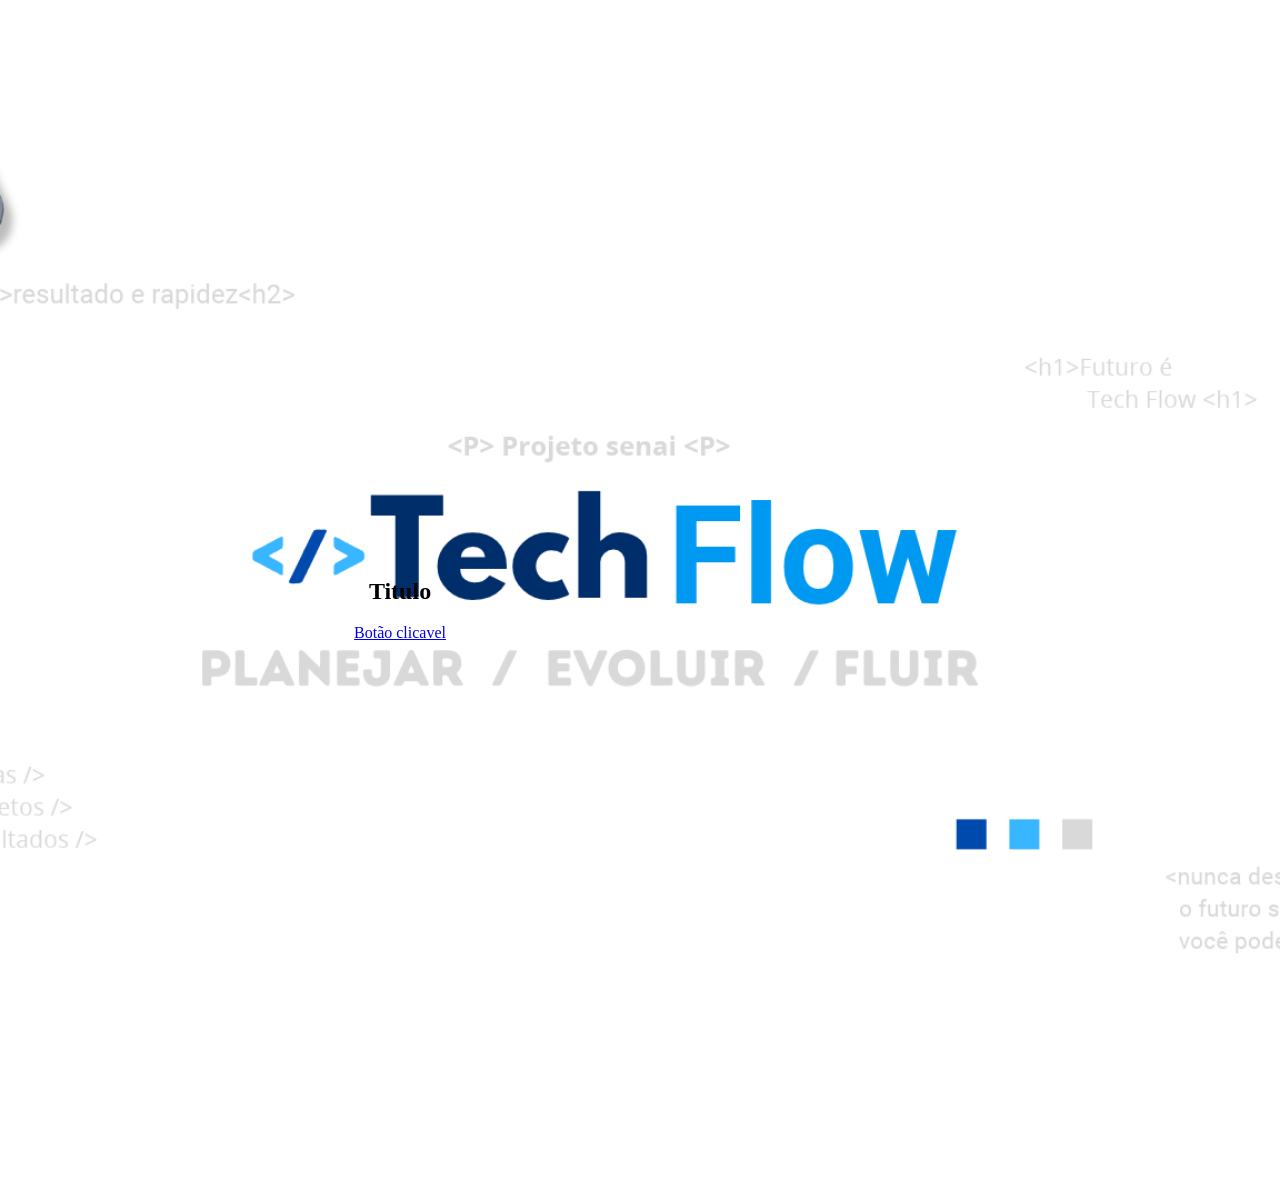
<file: Atividade2/index.html>
<!DOCTYPE html>
<html lang="pt-BR">
<head>
    <meta charset="UTF-8">
    <title>Imagem de Fundo</title>
<style>
        body {
            /* Remove as margens padrão do navegador */
            margin: 200px;
            
            /* Define a altura como 100% da janela de visualização */
            width: 400px;
            height: 800px;

            /* Imagem de fundo */
            background-image: url("Flow.png");
            background-size: cover;
            background-position: center;
            background-repeat: no-repeat;

            /* Alinhamento ao centro com Flexbox */
            display: flex;
            flex-direction:column; /* Organiza os elementos (título e botão) em coluna */
            justify-content: center; /* Centraliza verticalmente */
            align-items: center;    /* Centraliza horizontalmente */
            text-align: center;
        }
    </style>

</head>

<body>
    <main>
        <section class="card">
            <h1>Titulo</h1>
            <a href="https://enzel28.github.io/Sobre-mim/">Botão clicavel</a>
        </section>
    </main>


</body>
</html>
</file>
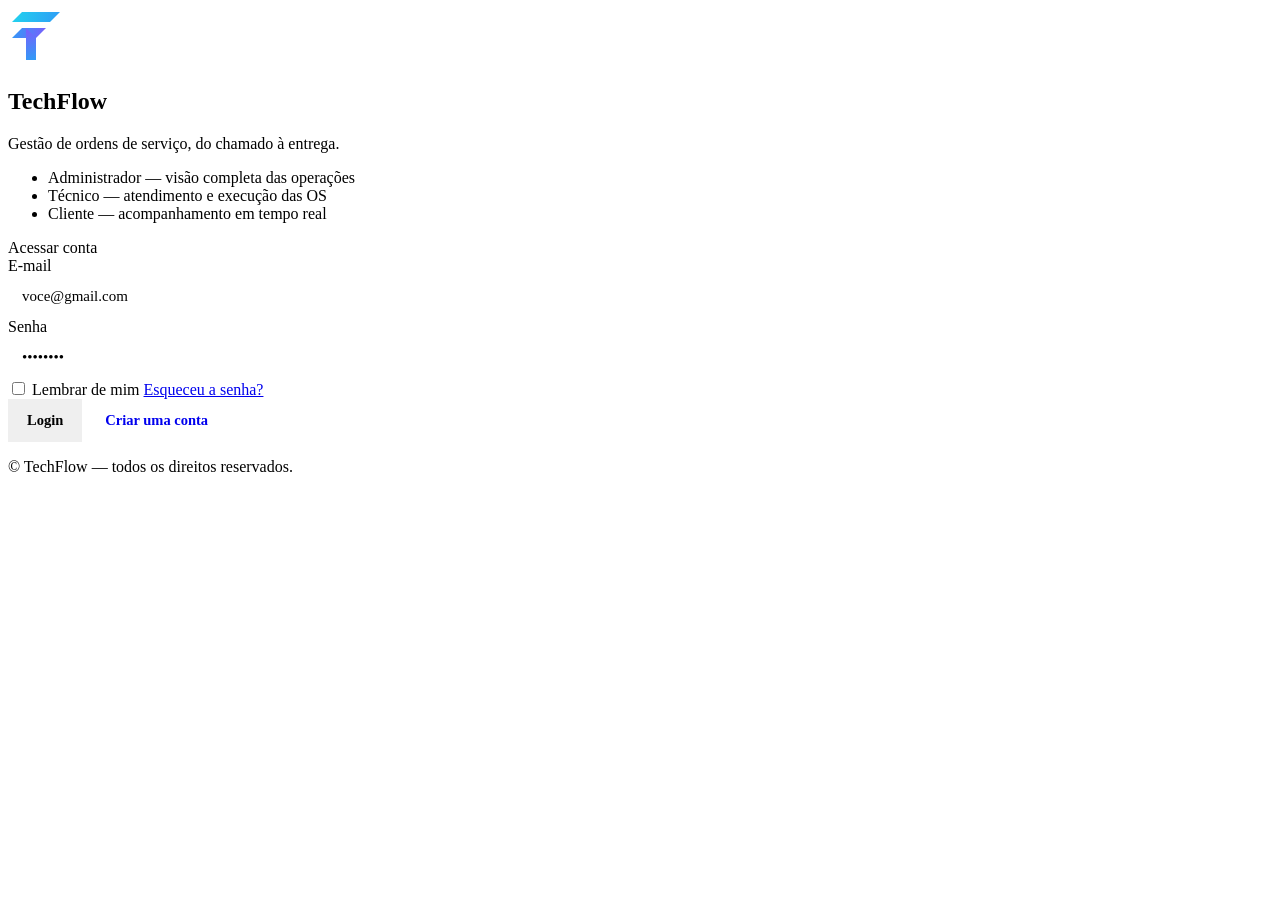
<file: Teste/index.html>
<!DOCTYPE html>
<html lang="pt-br">
<head>
    <meta charset="UTF-8">
    <meta name="viewport" content="width=device-width, initial-scale=1.0">
    <title>TechFlow — Login</title>
    <link rel="stylesheet" href="style.css">
    <link rel="preconnect" href="https://fonts.googleapis.com">
<link rel="preconnect" href="https://fonts.gstatic.com" crossorigin>
<link href="https://fonts.googleapis.com/css2?family=Outfit:wght@500;600;700;800&family=Inter:wght@400;500;600&display=swap" rel="stylesheet">
</head>

<body>
    <div class="rail rail-top" aria-hidden="true"></div>

  <main class="stage">

    <section class="brand-panel">
      <div class="brand-mark">
        <svg class="logo-glyph" width="56" height="56" viewBox="0 0 56 56" fill="none" xmlns="http://www.w3.org/2000/svg" aria-hidden="true">
          <path d="M4 14L14 4H52L42 14H4Z" fill="url(#gradA)"/>
          <path d="M4 30L14 20H38L28 30H4Z" fill="url(#gradB)"/>
          <path d="M18 52V20L28 30V52L18 52Z" fill="url(#gradC)"/>
          <defs>
            <linearGradient id="gradA" x1="4" y1="4" x2="52" y2="14" gradientUnits="userSpaceOnUse">
              <stop stop-color="#22D3EE"/>
              <stop offset="1" stop-color="#2F9CF6"/>
            </linearGradient>
            <linearGradient id="gradB" x1="4" y1="20" x2="38" y2="30" gradientUnits="userSpaceOnUse">
              <stop stop-color="#2F9CF6"/>
              <stop offset="1" stop-color="#7C5CFC"/>
            </linearGradient>
            <linearGradient id="gradC" x1="18" y1="20" x2="28" y2="52" gradientUnits="userSpaceOnUse">
              <stop stop-color="#7C5CFC"/>
              <stop offset="1" stop-color="#2F9CF6"/>
            </linearGradient>
          </defs>
        </svg>
        <h1 class="wordmark">Tech<span class="fx">Flow</span></h1>
      </div>

      <p class="tagline">Gestão de ordens de serviço, do chamado à entrega.</p>

      <ul class="role-list">
        <li><span class="role-dot"></span>Administrador — visão completa das operações</li>
        <li><span class="role-dot"></span>Técnico — atendimento e execução das OS</li>
        <li><span class="role-dot"></span>Cliente — acompanhamento em tempo real</li>
      </ul>
    </section>

    <section class="form-panel" aria-labelledby="login-heading">
      <div class="form-card">
        <span class="form-eyebrow" id="login-heading">Acessar conta</span>

        <form class="login-form" novalidate>
          <label class="field">
            <span class="field-label">E-mail</span>
            <input type="email" name="email" placeholder="voce@gmail.com" autocomplete="email" required>
          </label>

          <label class="field">
            <span class="field-label">Senha</span>
            <input type="password" name="password" placeholder="••••••••" autocomplete="current-password" required>
          </label>

          <div class="form-row">
            <label class="remember">
              <input type="checkbox" name="remember">
              <span>Lembrar de mim</span>
            </label>
            <a href="#" class="link-muted">Esqueceu a senha?</a>
          </div>

          <div class="actions">
            <button type="submit" class="btn btn-primary">Login</button>
            <a href="cadastro.html" class="btn btn-ghost">Criar uma conta</a>
          </div>
        </form>
      </div>

      <p class="copyright">© TechFlow — todos os direitos reservados.</p>
    </section>

  </main>

  <div class="rail rail-bottom" aria-hidden="true"></div>

</body>
</html>
</file>
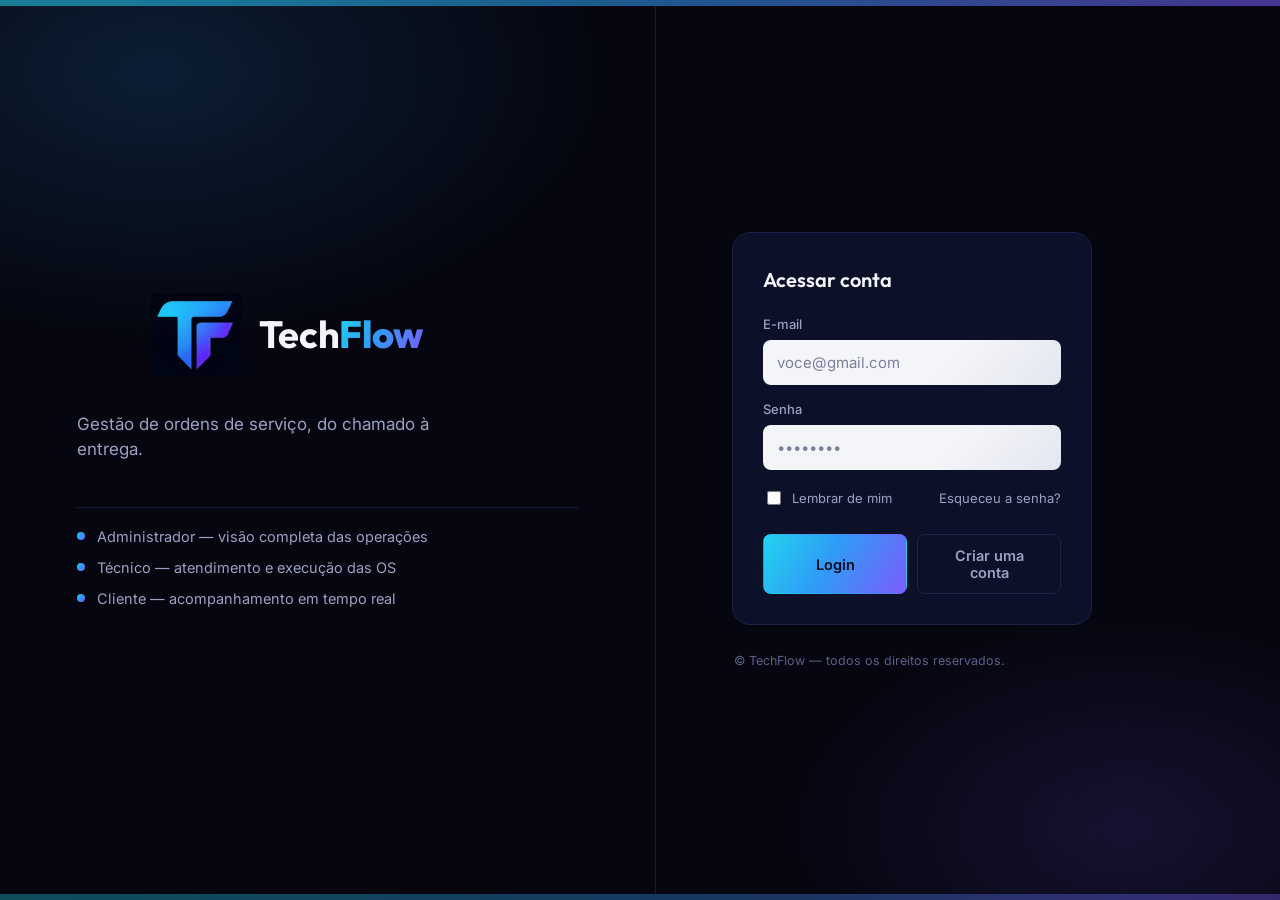
<file: Atividade/css/index.html>
<!DOCTYPE html>
<html lang="pt-br">
<head>
    <meta charset="UTF-8">
    <meta name="viewport" content="width=device-width, initial-scale=1.0">
    <title>Document</title>
    <link rel="stylesheet" href="style.css">
    <link rel="preconnect" href="https://fonts.googleapis.com">
<link rel="preconnect" href="https://fonts.gstatic.com" crossorigin>
<link href="https://fonts.googleapis.com/css2?family=Outfit:wght@500;600;700;800&family=Inter:wght@400;500;600&display=swap" rel="stylesheet">
</head>

<body>
    <div class="rail rail-top" aria-hidden="true"></div>

  <main class="stage">

    <section class="brand-panel">
      <div class="brand-mark">
        <svg class="logo-glyph" width="56" height="56" viewBox="0 0 56 56" fill="none" xmlns="http://www.w3.org/2000/svg" aria-hidden="true">
          <path d="M4 14L14 4H52L42 14H4Z" fill="url(#gradA)"/>
          <path d="M4 30L14 20H38L28 30H4Z" fill="url(#gradB)"/>
          <path d="M18 52V20L28 30V52L18 52Z" fill="url(#gradC)"/>
          <defs>
<tbody>
    <tr>
     <img src="image.png" alt="" width="90">
    </tr>
</tbody>
          </defs>
        </svg>
        <h1 class="wordmark">Tech<span class="fx">Flow</span></h1>
      </div>

      <p class="tagline">Gestão de ordens de serviço, do chamado à entrega.</p>

      <ul class="role-list">
        <li><span class="role-dot"></span>Administrador — visão completa das operações</li>
        <li><span class="role-dot"></span>Técnico — atendimento e execução das OS</li>
        <li><span class="role-dot"></span>Cliente — acompanhamento em tempo real</li>
      </ul>
    </section>

    <section class="form-panel" aria-labelledby="login-heading">
      <div class="form-card">
        <span class="form-eyebrow" id="login-heading">Acessar conta</span>

        <form class="login-form" novalidate>
          <label class="field">
            <span class="field-label">E-mail</span>
            <input type="email" name="email" placeholder="voce@gmail.com" autocomplete="email" required>
          </label>

          <label class="field">
            <span class="field-label">Senha</span>
            <input type="password" name="password" placeholder="••••••••" autocomplete="current-password" required>
          </label>

          <div class="form-row">
            <label class="remember">
              <input type="checkbox" name="remember">
              <span>Lembrar de mim</span>
            </label>
            <a href="#" class="link-muted">Esqueceu a senha?</a>
          </div>

          <div class="actions">
            <button type="submit" class="btn btn-primary">Login</button>
            <button type="button" class="btn btn-ghost">Criar uma conta</button>
          </div>
        </form>
      </div>

      <p class="copyright">© TechFlow — todos os direitos reservados.</p>
    </section>

  </main>

  <div class="rail rail-bottom" aria-hidden="true"></div>

</body>
</html>
</file>
<file: Teste/style.css>
.field input,
.field select {
  border: none;
  border-radius: var(--radius-sm);
  padding: 13px 14px;
  font-size: 15px;
  font-family: var(--font-body);
  color: var(--field-text);
  background: linear-gradient(135deg, var(--field-bg) 60%, var(--field-bg-2) 100%);
  outline: none;
  transition: box-shadow 0.15s ease;
  width: 100%;
  appearance: none;
}

.field select {
  background-image: url("data:image/svg+xml;utf8,<svg xmlns='http://www.w3.org/2000/svg' viewBox='0 0 20 20' fill='%2322243A'><path d='M5.5 7.5l4.5 4.5 4.5-4.5z'/></svg>");
  background-repeat: no-repeat;
  background-position: right 12px center;
  background-size: 16px;
  padding-right: 36px;
}

.field input::placeholder { color: var(--field-ph); }

.field input:focus,
.field select:focus {
  box-shadow: 0 0 0 3px rgba(47, 156, 246, 0.45);
}

.btn {
  font-family: var(--font-body);
  font-size: 14.5px;
  font-weight: 600;
  padding: 12px 18px;
  border-radius: var(--radius-sm);
  border: 1px solid transparent;
  cursor: pointer;
  transition: transform 0.12s ease, filter 0.12s ease, background 0.12s ease;
  text-decoration: none;
  display: inline-flex;
  align-items: center;
  justify-content: center;
}

/* Signup: dois campos lado a lado */
.field-pair {
  display: flex;
  gap: 12px;
}
.field-pair .field { flex: 1; }
</file>
<file: Atividade/css/style.css>
:root {
  --bg-void:      #05060f;
  --bg-panel:     #090b1c;
  --bg-card:      #0d1029;
  --line:         #1c2145;
  --line-soft:    #161a38;

  --blue:         #2F9CF6;
  --cyan:         #22D3EE;
  --violet:       #7C5CFC;
  --grad:         linear-gradient(120deg, var(--cyan) 0%, var(--blue) 45%, var(--violet) 100%);

  --ink:          #F3F5FB;
  --ink-dim:      #9AA1C2;
  --ink-faint:    #5B6088;

  --field-bg:     #F4F5F9;
  --field-bg-2:   #E4E7F0;
  --field-text:   #22243A;
  --field-ph:     #7A7F9C;

  --radius-lg:    18px;
  --radius-md:    12px;
  --radius-sm:    8px;

  --font-display: "Outfit", "Inter", sans-serif;
  --font-body:    "Inter", sans-serif;
}

* { box-sizing: border-box; }

html, body {
  margin: 0;
  padding: 0;
}

body {
  min-height: 100vh;
  background: var(--bg-void);
  background-image:
    radial-gradient(60% 50% at 12% 8%, rgba(47, 156, 246, 0.16), transparent 60%),
    radial-gradient(45% 40% at 88% 92%, rgba(124, 92, 252, 0.14), transparent 60%);
  color: var(--ink);
  font-family: var(--font-body);
  -webkit-font-smoothing: antialiased;
  display: flex;
  flex-direction: column;
}

.rail {
  height: 6px;
  width: 100%;
  flex: 0 0 auto;
  background: linear-gradient(90deg, var(--cyan), var(--blue) 50%, var(--violet));
  opacity: 0.55;
}
.rail-bottom { opacity: 0.35; }


.stage {
  flex: 1 1 auto;
  display: grid;
  grid-template-columns: 1.05fr 1fr;
  align-items: stretch;
  min-height: 0;
}

.brand-panel,
.form-panel {
  padding: 64px 6vw;
  display: flex;
  flex-direction: column;
  justify-content: center;
}

.brand-panel {
  border-right: 1px solid var(--line-soft);
  gap: 36px;
}

.form-panel {
  align-items: flex-start;
  gap: 28px;
}


.brand-mark {
  display: flex;
  align-items: center;
  gap: 18px;
}

.logo-glyph { flex: 0 0 auto; }

.wordmark {
  margin: 0;
  font-family: var(--font-display);
  font-weight: 700;
  font-size: clamp(28px, 3vw, 38px);
  letter-spacing: -0.01em;
  color: var(--ink);
}

.wordmark .fx {
  background: var(--grad);
  -webkit-background-clip: text;
  background-clip: text;
  color: transparent;
  font-weight: 800;
}

.tagline {
  margin: 0;
  max-width: 34ch;
  font-size: 17px;
  line-height: 1.5;
  color: var(--ink-dim);
}

.role-list {
  list-style: none;
  margin: 8px 0 0;
  padding: 20px 0 0;
  border-top: 1px solid var(--line-soft);
  display: flex;
  flex-direction: column;
  gap: 14px;
}

.role-list li {
  display: flex;
  align-items: center;
  gap: 12px;
  font-size: 14.5px;
  color: var(--ink-dim);
}

.role-dot {
  flex: 0 0 auto;
  width: 8px;
  height: 8px;
  border-radius: 50%;
  background: var(--grad);
}

.form-card {
  width: 100%;
  max-width: 360px;
  background: var(--bg-card);
  border: 1px solid var(--line);
  border-radius: var(--radius-lg);
  padding: 34px 30px 30px;
}

.form-eyebrow {
  display: block;
  font-family: var(--font-display);
  font-weight: 600;
  font-size: 20px;
  color: var(--ink);
  margin-bottom: 24px;
}

.login-form {
  display: flex;
  flex-direction: column;
  gap: 16px;
}

.field {
  display: flex;
  flex-direction: column;
  gap: 8px;
}

.field-label {
  font-size: 13px;
  font-weight: 500;
  color: var(--ink-dim);
}

.field input {
  border: none;
  border-radius: var(--radius-sm);
  padding: 13px 14px;
  font-size: 15px;
  font-family: var(--font-body);
  color: var(--field-text);
  background: linear-gradient(135deg, var(--field-bg) 60%, var(--field-bg-2) 100%);
  outline: none;
  transition: box-shadow 0.15s ease;
}

.field input::placeholder { color: var(--field-ph); }

.field input:focus {
  box-shadow: 0 0 0 3px rgba(47, 156, 246, 0.45);
}

.form-row {
  display: flex;
  align-items: center;
  justify-content: space-between;
  margin-top: 2px;
  font-size: 13px;
}

.remember {
  display: flex;
  align-items: center;
  gap: 8px;
  color: var(--ink-dim);
}

.remember input {
  accent-color: var(--blue);
  width: 14px;
  height: 14px;
}

.link-muted {
  color: var(--ink-dim);
  text-decoration: none;
  border-bottom: 1px solid transparent;
}
.link-muted:hover {
  color: var(--ink);
  border-bottom-color: var(--ink-faint);
}

.actions {
  display: flex;
  gap: 10px;
  margin-top: 10px;
}

.btn {
  font-family: var(--font-body);
  font-size: 14.5px;
  font-weight: 600;
  padding: 12px 18px;
  border-radius: var(--radius-sm);
  border: 1px solid transparent;
  cursor: pointer;
  transition: transform 0.12s ease, filter 0.12s ease, background 0.12s ease;
}

.btn:active { transform: translateY(1px); }

.btn-primary {
  flex: 1;
  background: var(--grad);
  color: #0A0C1C;
}
.btn-primary:hover { filter: brightness(1.08); }

.btn-ghost {
  flex: 1;
  background: transparent;
  border-color: var(--line);
  color: var(--ink-dim);
}
.btn-ghost:hover {
  color: var(--ink);
  border-color: var(--ink-faint);
}

.btn:focus-visible {
  outline: 2px solid var(--cyan);
  outline-offset: 2px;
}

.copyright {
  margin: 0;
  padding-left: 2px;
  font-size: 12.5px;
  color: var(--ink-faint);
}

@media (max-width: 860px) {
  .stage {
    grid-template-columns: 1fr;
  }
  .brand-panel {
    border-right: none;
    border-bottom: 1px solid var(--line-soft);
    padding: 48px 7vw 36px;
    gap: 24px;
  }
  .form-panel {
    padding: 40px 7vw 56px;
    align-items: center;
    text-align: left;
  }
  .form-card { max-width: 420px; }
}

@media (max-width: 420px) {
  .actions { flex-direction: column; }
}

@media (prefers-reduced-motion: reduce) {
  .btn { transition: none; }
}
</file>
